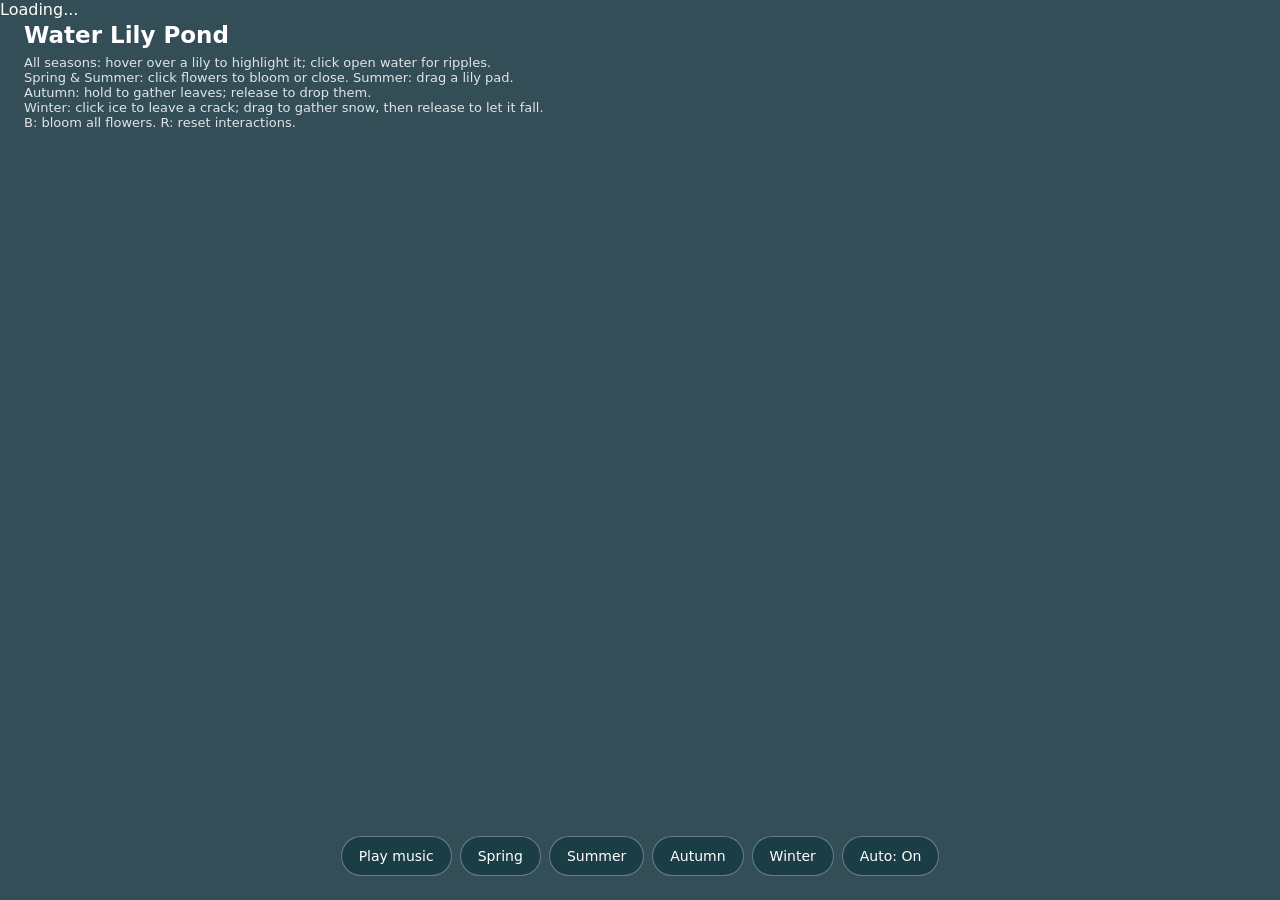
<file: index.html>
<!doctype html>
<html lang="en">
<head>
  <meta charset="utf-8">
  <meta name="viewport" content="width=device-width,initial-scale=1">
  <title>Water Lily Pond</title>

  <style>
    body{margin:0;background:#344e58;font-family:system-ui,"Microsoft YaHei",sans-serif;color:#fff}
    canvas{display:block}
    header{position:fixed;top:22px;left:24px;right:24px;pointer-events:none}
    h1{font-size:23px;margin:0 0 7px}
    p{font-size:13px;margin:0;opacity:.85}
    nav{position:fixed;bottom:24px;left:20px;right:20px;display:flex;justify-content:center;gap:8px;flex-wrap:wrap}
    button{border:1px solid #ffffff55;background:#183b43d9;color:white;padding:11px 17px;border-radius:24px;cursor:pointer;font:inherit;font-size:14px}
    button[aria-pressed=true]{background:#f1e4c9;color:#254349}
    #status{position:fixed;bottom:86px;text-align:center;width:100%;font-size:13px;pointer-events:none}
  </style>
</head>

<body>
  <header>
    <h1>Water Lily Pond</h1>
    <p>All seasons: hover over a lily to highlight it; click open water for ripples.</p>
    <p>Spring &amp; Summer: click flowers to bloom or close. Summer: drag a lily pad.</p>
    <p>Autumn: hold to gather leaves; release to drop them.</p>
    <p>Winter: click ice to leave a crack; drag to gather snow, then release to let it fall.</p>
    <p>B: bloom all flowers. R: reset interactions.</p>
  </header>

  <div id="status"></div>

  <nav>
    <button id="audio-play" disabled>Play music</button>
    <button id="spring" onclick="chooseSeason(0)" disabled>Spring</button>
    <button id="summer" onclick="chooseSeason(1)" disabled>Summer</button>
    <button id="autumn" onclick="chooseSeason(2)" disabled>Autumn</button>
    <button id="winter" onclick="chooseSeason(3)" disabled>Winter</button>
    <button id="auto" onclick="toggleAuto()">Auto: On</button>
  </nav>

  <script src="libraries/p5.min.js"></script>
  <script src="libraries/p5.sound.min.js"></script>

  <script src="perlin-water-life.js"></script>
  <script src="perlin-lilies.js"></script>
  <script src="audio-mechanic.js"></script>
  <script src="time-mechanic.js"></script>
  <script src="input-controls.js"></script>
  <script src="sketch.js"></script>
</body>
</html>
</file>
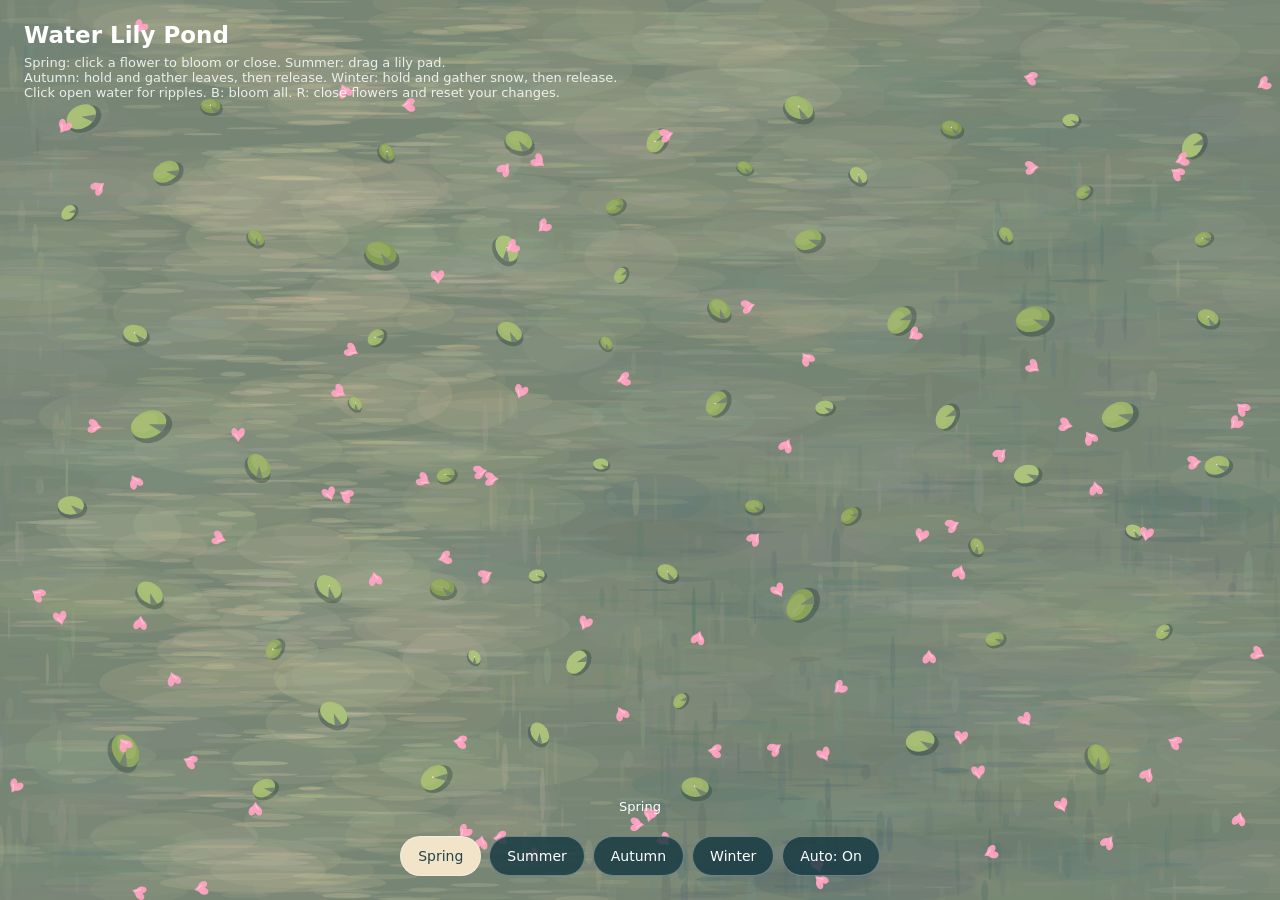
<file: Water-Lily-User-Input-v1/index.html>
<!doctype html>
<html lang="en">
<meta charset="utf-8">
<meta name="viewport" content="width=device-width,initial-scale=1">
<title>Water Lily Pond</title>
<style>
body{margin:0;background:#344e58;font-family:system-ui,"Microsoft YaHei",sans-serif;color:#fff}canvas{display:block}header{position:fixed;top:22px;left:24px;right:24px;pointer-events:none}h1{font-size:23px;margin:0 0 7px}p{font-size:13px;margin:0;opacity:.85}nav{position:fixed;bottom:24px;left:20px;right:20px;display:flex;justify-content:center;gap:8px;flex-wrap:wrap}button{border:1px solid #ffffff55;background:#183b43d9;color:white;padding:11px 17px;border-radius:24px;cursor:pointer;font:inherit;font-size:14px}button[aria-pressed=true]{background:#f1e4c9;color:#254349}#status{position:fixed;bottom:86px;text-align:center;width:100%;font-size:13px;pointer-events:none}
</style>
<!-- Keep the heading simple. -->
<header><h1>Water Lily Pond</h1><p>Spring: click a flower to bloom or close. Summer: drag a lily pad.</p><p>Autumn: hold and gather leaves, then release. Winter: hold and gather snow, then release.</p><p>Click open water for ripples. B: bloom all. R: close flowers and reset your changes.</p></header>
<div id="status"></div>
<!-- These buttons preview the seasons; the timer also runs automatically. -->
<nav><button id="spring" onclick="chooseSeason(0)">Spring</button><button id="summer" onclick="chooseSeason(1)">Summer</button><button id="autumn" onclick="chooseSeason(2)">Autumn</button><button id="winter" onclick="chooseSeason(3)">Winter</button><button id="auto" onclick="toggleAuto()">Auto: On</button></nav>
<script src="libraries/p5.min.js"></script>
<script src="perlin-lilies.js"></script>
<script src="audio-mechanic.js"></script>
<script src="time-mechanic.js"></script>
<script src="input-controls.js"></script>
<script src="sketch.js"></script>
</html>
</file>
